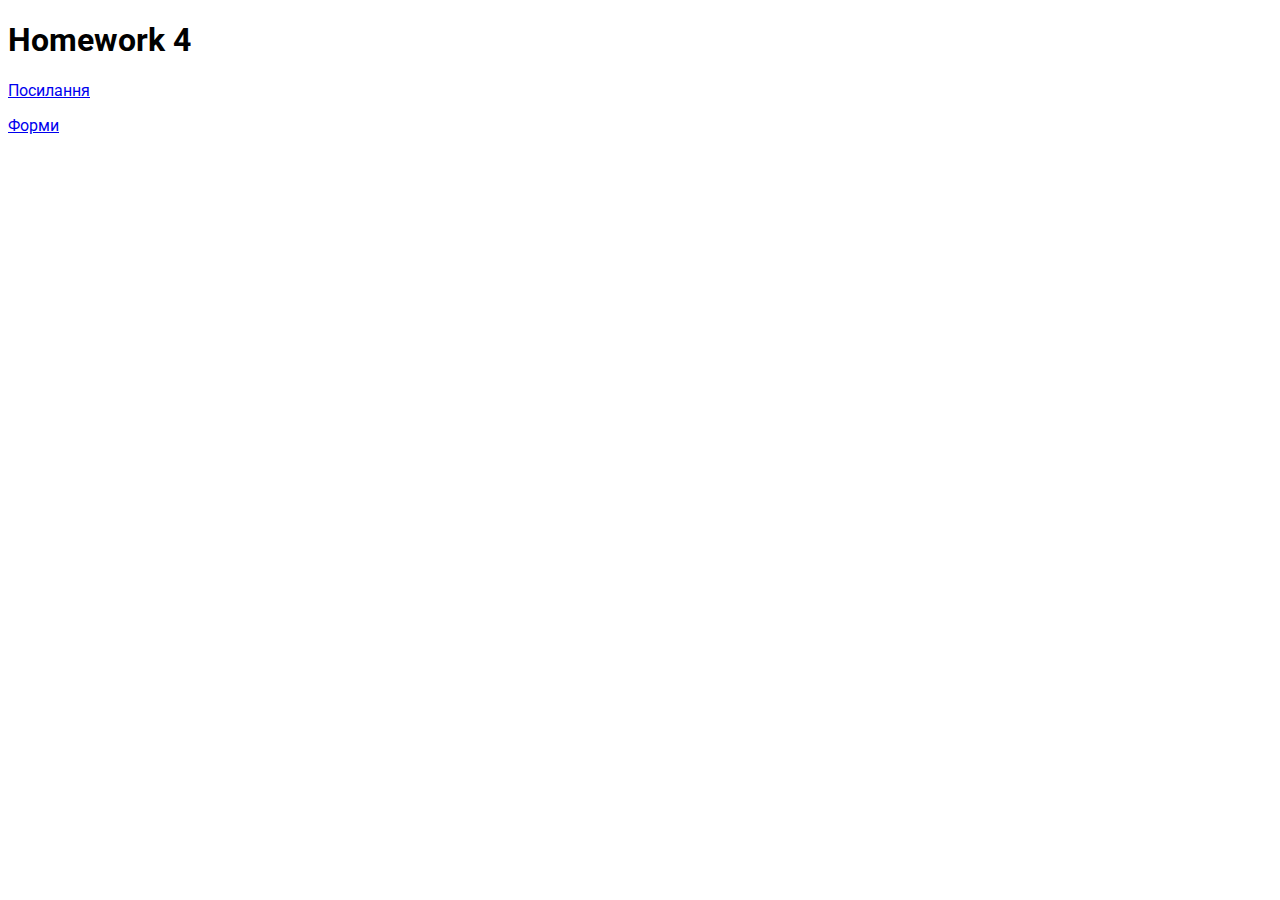
<file: index.html>
<!DOCTYPE html>
<html lang="en">
<head>
    <meta charset="UTF-8">
    <title>Homework4</title>
    <link rel="preconnect" href="https://fonts.googleapis.com">
    <link rel="preconnect" href="https://fonts.gstatic.com" crossorigin>
    <link href="https://fonts.googleapis.com/css2?family=Montserrat:ital,wght@0,400;0,600;1,300&family=Roboto:ital,wght@0,300;0, 500, 700;1,400&display=swap" rel="stylesheet">
</head>
<body style="font-family: 'Roboto'">
    <h1>Homework 4</h1>
    <p><a href="project/links.html">Посилання</a></p>
    <p><a href="project/forms.html">Форми</a></p>
</body>
</html>
</file>
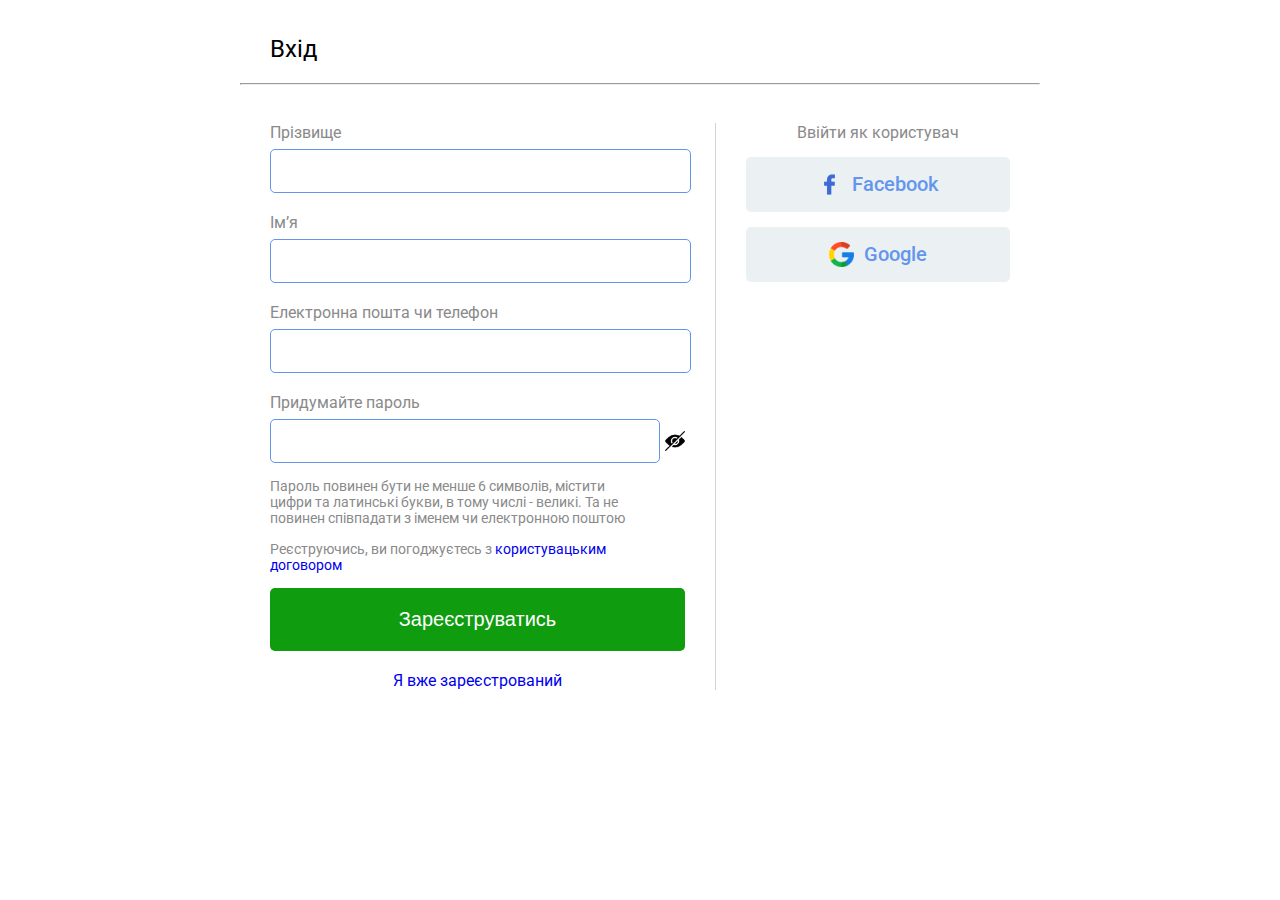
<file: forms.html>
<!DOCTYPE html>
<html lang="en">
<head>
    <meta charset="UTF-8">
    <title>Forms</title>
    <link rel="stylesheet" href="formStyle.css">
    <link rel="preconnect" href="https://fonts.googleapis.com">
    <link rel="preconnect" href="https://fonts.gstatic.com" crossorigin>
    <link href="https://fonts.googleapis.com/css2?family=Montserrat:ital,wght@0,400;0,600;1,300&family=Roboto:ital,wght@0,300;0, 500, 700;1,400&display=swap" rel="stylesheet">
</head>
<body>

<div class="form">
  <h2>Вхід</h2>
  <hr>
  <form action="#" method="post">

    <div class="left">

      <div>
        <p class="title">Прізвище</p>
        <p><input type="text" name="lastName"></p>
      </div>
      <div>
        <p class="title">Імʼя</p>
        <p><input type="text" name="firstName"></p>
      </div>
      <div>
        <p class="title">Електронна пошта чи телефон</p>
        <p><input type="text" name="lastName"></p>
      </div>
      <div>
        <p class="title">Придумайте пароль</p>
        <div class="passPole">
          <input id="passPole" type="password" name="lastName">
          <img id="hiddenIcon" src="icons/hidden.png" alt="hidden password">
        </div>
        <p class="description">Пароль повинен бути не менше 6 символів, містити цифри та латинські букви, в тому числі - великі. Та не повинен співпадати з іменем чи електронною поштою</p>
      </div>
      <div>
        <p class="description">Реєструючись, ви погоджуєтесь з <a href="#">користувацьким договором</a></p>
      </div>
      <div class="registerBtn">
        <button class="btn greenBtn">Зареєструватись</button>
        <p><a href="#">Я вже зареєстрований</a></p>
      </div>
    </div>

    <div class="right">
      <p>Ввійти як користувач</p>
      <div class="btn socialBtn"><img id="facebookIcon" src="icons/facebook.png" alt="facebook">Facebook</div>
      <div class="btn socialBtn"><img id="googleIcon" src="icons/google.png" alt="google">Google</div>
    </div>

  </form>
</div>

</body>
</html>
</file>
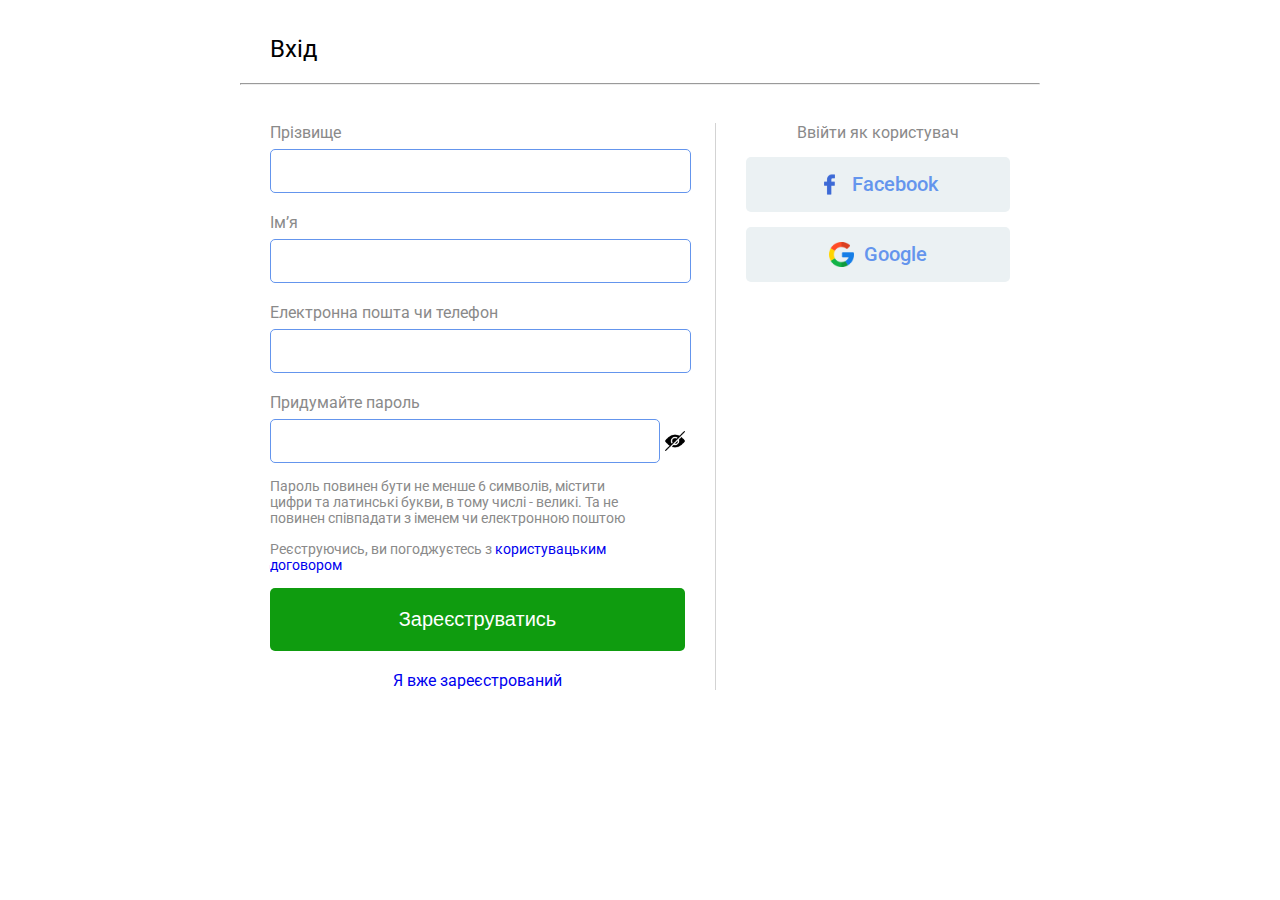
<file: project/forms.html>
<!DOCTYPE html>
<html lang="en">
<head>
    <meta charset="UTF-8">
    <title>Forms</title>
    <link rel="stylesheet" href="formStyle.css">
    <link rel="preconnect" href="https://fonts.googleapis.com">
    <link rel="preconnect" href="https://fonts.gstatic.com" crossorigin>
    <link href="https://fonts.googleapis.com/css2?family=Montserrat:ital,wght@0,400;0,600;1,300&family=Roboto:ital,wght@0,300;0, 500, 700;1,400&display=swap" rel="stylesheet">
</head>
<body>

<div class="form">
  <h2>Вхід</h2>
  <hr>
  <form action="#" method="post">

    <div class="left">

      <div>
        <p class="title">Прізвище</p>
        <p><input type="text" name="lastName"></p>
      </div>
      <div>
        <p class="title">Імʼя</p>
        <p><input type="text" name="firstName"></p>
      </div>
      <div>
        <p class="title">Електронна пошта чи телефон</p>
        <p><input type="text" name="lastName"></p>
      </div>
      <div>
        <p class="title">Придумайте пароль</p>
        <div class="passPole">
          <input id="passPole" type="password" name="lastName">
          <img id="hiddenIcon" src="icons/hidden.png" alt="hidden password">
        </div>
        <p class="description">Пароль повинен бути не менше 6 символів, містити цифри та латинські букви, в тому числі - великі. Та не повинен співпадати з іменем чи електронною поштою</p>
      </div>
      <div>
        <p class="description">Реєструючись, ви погоджуєтесь з <a href="#">користувацьким договором</a></p>
      </div>
      <div class="registerBtn">
        <button class="btn greenBtn">Зареєструватись</button>
        <p><a href="#">Я вже зареєстрований</a></p>
      </div>
    </div>

    <div class="right">
      <p>Ввійти як користувач</p>
      <a id="socialIcon" href="#"><div class="btn socialBtn"><img id="facebookIcon" src="icons/facebook.png" alt="facebook">Facebook</div></a>
      <a id="socialIcon" href="#"><div class="btn socialBtn"><img id="googleIcon" src="icons/google.png" alt="google">Google</div></a>
    </div>

  </form>
</div>

</body>
</html>
</file>
<file: formStyle.css>
body{
    font-family: 'Roboto', sans-serif;
    margin: 15px;
    color: #8a8a8a;
    display: flex;
    justify-content: center;
}

a{
    text-decoration: none;
}

p{
    margin: 0;
}

h2{
    padding-left: 30px;
    font-weight: normal;
    color: black;
}

a:hover{
    text-decoration: underline;
}

form {
    display: flex;
    justify-content: space-between;
}

.form{
    width: 800px;
    height: auto;
}

input{
    width: 100%;
    height: 40px;
    margin-bottom: 20px;
    border: 1px solid cornflowerblue;
    border-radius: 5px;
}

.title{
    margin-bottom: 7px;
}

.left, .right{
    margin: 30px 0;
    padding: 0 30px;
}

.left{
    width: 55%;
}

.right{
    width: 35%;
    text-align: center;
}

.left{
    border-right: 1px solid lightgrey;
}

.btn{
    width: 100%;
    text-align: center;
    padding: 20px 0;
    border-radius: 5px;
    border: none;

    display: flex;
    justify-content: center;
    align-items: center;
}

.socialBtn{
    background-color: #ebf1f3;
    color: cornflowerblue;
    font-weight: 500;
    font-size: 20px;

    margin: 15px 0;
    padding: 15px 0;
}


.greenBtn{
    background-color: #0f9c0f;
    color: white;
    font-size: 20px;

    margin-bottom: 20px;
}

.greenBtn:hover{
    background-color: #10aee7;
}

.registerBtn{
    text-align: center;
}

.passPole{
    display: flex;
    align-items: center;
}

#passPole{
    margin: 0;
}

.description{
    width: 90%;
    font-size: 14px;
    margin: 15px 0;
}

#hiddenIcon{
    width: 20px;
    height: 20px;
    margin-left: 5px;
}

#googleIcon, #facebookIcon{
    width: 25px;
    height: 25px;
    padding-right: 10px;
}
</file>
<file: project/formStyle.css>
body{
    font-family: 'Roboto', sans-serif;
    margin: 15px;
    color: #8a8a8a;
    display: flex;
    justify-content: center
}

a{
    text-decoration: none;
}

p{
    margin: 0;
}

h2{
    padding-left: 30px;
    font-weight: normal;
    color: black;
}

a:hover{
    text-decoration: underline;
}

form {
    display: flex;
    justify-content: space-between;
}

.form{
    width: 800px;
    height: auto;
}

input{
    width: 100%;
    height: 40px;
    margin-bottom: 20px;
    border: 1px solid cornflowerblue;
    border-radius: 5px;
}

.title{
    margin-bottom: 7px;
}

.left, .right{
    margin: 30px 0;
    padding: 0 30px;
}

.left{
    width: 55%;
}

.right{
    width: 35%;
    text-align: center;
}

.left{
    border-right: 1px solid lightgrey;
}

.btn{
    width: 100%;
    text-align: center;
    padding: 20px 0;
    border-radius: 5px;
    border: none;

    display: flex;
    justify-content: center;
    align-items: center;
}

.socialBtn{
    background-color: #ebf1f3;
    color: cornflowerblue;
    font-weight: 500;
    font-size: 20px;

    margin: 15px 0;
    padding: 15px 0;
}

.socialBtn:hover{
    background-color: #8a8a8a;
}

.greenBtn{
    background-color: #0f9c0f;
    color: white;
    font-size: 20px;

    margin-bottom: 20px;
}

.greenBtn:hover{
    background-color: #10aee7;
}

.registerBtn{
    text-align: center;
}

.passPole{
    display: flex;
    align-items: center;
}

#passPole{
    margin: 0;
}

.description{
    width: 90%;
    font-size: 14px;
    margin: 15px 0;
}

#hiddenIcon{
    width: 20px;
    height: 20px;
    margin-left: 5px;
}

#googleIcon, #facebookIcon{
    width: 25px;
    height: 25px;
    padding-right: 10px;
}

#socialIcon:hover{
    text-decoration: none;
}
</file>
